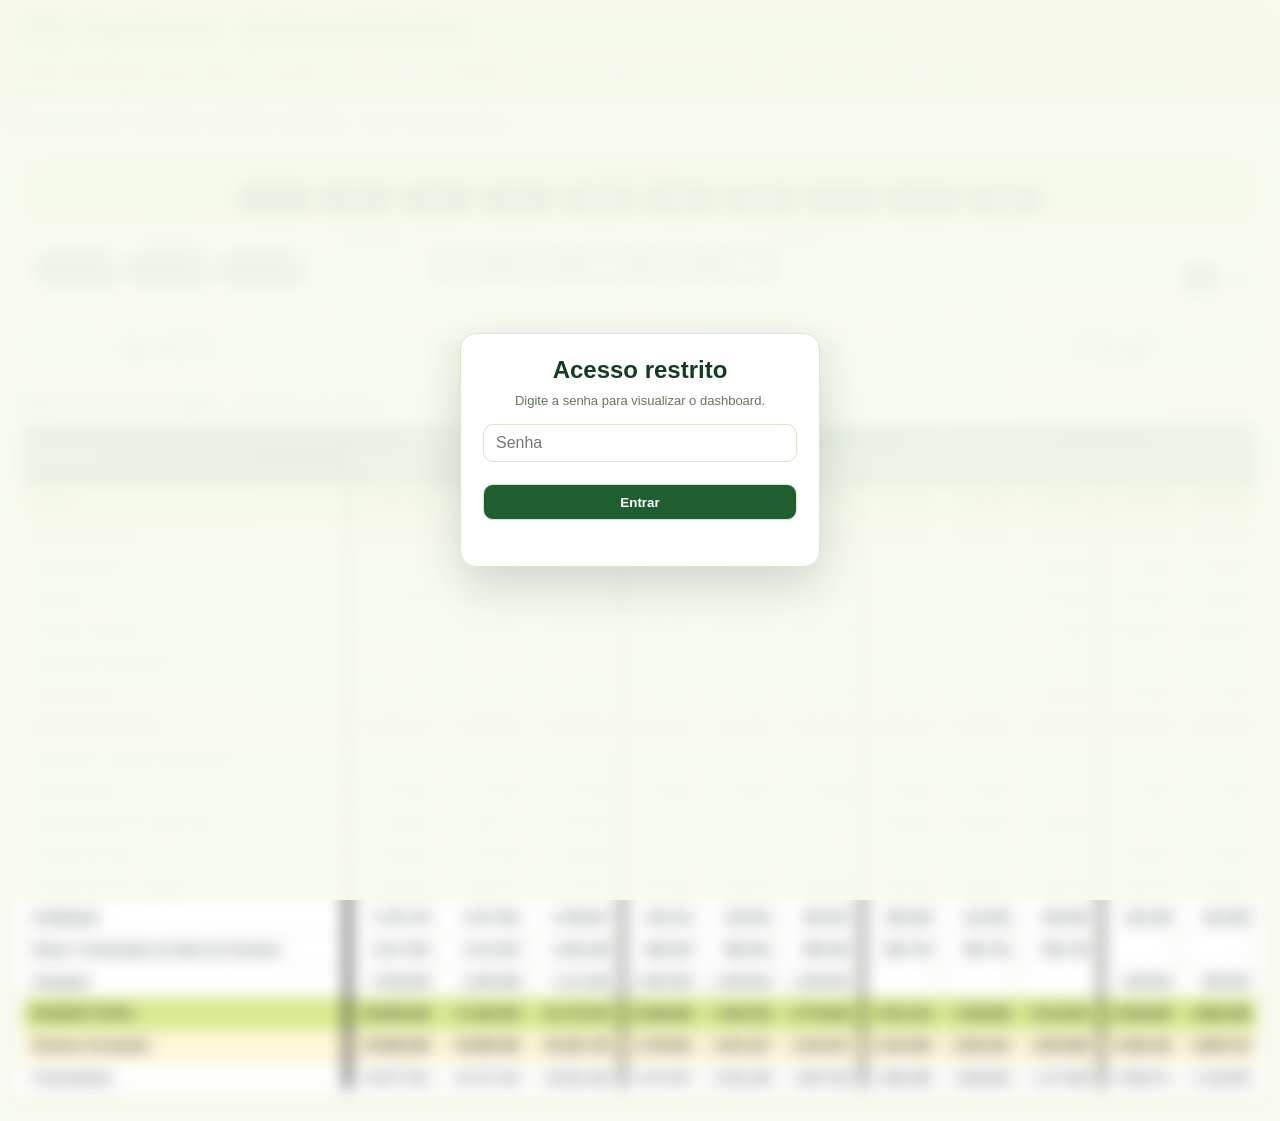
<file: index.html>
<!doctype html>
<html lang="pt-BR">
<head>
  <meta charset="utf-8">
  <meta name="viewport" content="width=device-width, initial-scale=1">
  <title>ABX | RI Estático</title>
  <link rel="stylesheet" href="styles/app.css?v=dre-release1">
</head>
<body class="locked">
  <div class="auth-screen" id="authScreen"><div class="auth-card"><h2>Acesso restrito</h2><p>Digite a senha para visualizar o dashboard.</p><input id="passwordInput" type="password" placeholder="Senha" aria-label="Senha de acesso" onkeydown="if(event.key==='Enter') unlock()"><button type="button" onclick="unlock()">Entrar</button><div class="error" id="passwordError" role="alert"></div></div></div>
  <header class="hero"><div class="hero-main"><div><h1>ABX / Água Branca — Dashboard RI Estático</h1><p>BP, DRE, DFC, DRU, Receita Gerencial U006, PIS/COFINS e Distribuição de Resultado.</p></div><button id="logoutBtn" class="logout-btn" type="button" onclick="logout()">Sair</button></div><div class="release-meta"><span>Dados: BP 30/06/2026 · demais módulos até Julho/2026 e 2T26</span><span>Atualização: 14/09/2026</span><span>Responsável: Wagner Albuquerque Paixão</span><span>Versão: RI ABX v2026.09.14 — auditada</span></div></header>
  <main class="wrap">
    <section class="panel active-context" id="activeContext" aria-live="polite">Visualizando: carregando...</section>
    <section class="panel toolbar">
      <div class="field"><label>Relatório</label><div class="report-buttons"><button id="btn-BP" type="button" onclick="setReport('BP')">BP</button><button id="btn-DRE" type="button" onclick="setReport('DRE')">DRE</button><button id="btn-DFC" type="button" onclick="setReport('DFC')">DFC</button><button id="btn-DRU" type="button" onclick="setReport('DRU')">DRU</button><button id="btn-U006" type="button" onclick="setReport('U006')">Campo<br>Grande</button><button id="btn-PISCOFINS" type="button" onclick="setReport('PISCOFINS')">PIS/<br>COFINS</button><button id="btn-PL" type="button" onclick="setReport('PL')">Patrim.<br>Líquido</button><button id="btn-RESUMO" type="button" onclick="setReport('RESUMO')">Resumo</button><button id="btn-DISTRIB" type="button" onclick="setReport('DISTRIB')">Lucros</button><button id="btn-ORG" type="button" onclick="setReport('ORG')">Organo<br>grama</button></div></div>
      <div class="field matrix-only"><label>Períodos</label><div class="periods" id="periodSelectors"></div></div>
      <div class="field matrix-only view-field"><label>Visualização</label><select id="modeSelect" onchange="setViewMode(this.value)"><option value="sideTotal">+ Total</option><option value="side">Só blocos</option><option value="total">Só total</option><option value="summary">Sintético</option></select></div>
      <div class="field company-field matrix-only"><span class="selector-title" id="selectorTitle">Empresas</span><div class="companies" id="companySelectors"></div></div>
      <div class="field summary-only matrix-only hidden"><label>Visão</label><div class="summary-view-buttons"><button id="summaryAllBtn" type="button" onclick="setSummaryMetric('all')">Tudo</button><button id="summaryPisBtn" type="button" onclick="setSummaryMetric('piscofins')">PIS</button><button id="summaryLucrosBtn" type="button" onclick="setSummaryMetric('lucros')">Lucros</button><button id="summaryPartBtn" type="button" onclick="toggleSummaryParticipations()">Particip.</button></div></div>
      <div class="actions matrix-only"><button id="allBtn" type="button" onclick="setAll(true)">ABX</button><button type="button" onclick="setAll(false)">Limpar</button></div>
    </section>
    <section class="cards" id="cards"></section>
    <div id="tables"><section class="panel table-panel">Carregando...</section></div>
  </main>
<script src="src/state.js?v=clean3" defer></script>
<script src="src/utils.js?v=clean3" defer></script>
<script src="src/auth.js?v=governanca1" defer></script>
<script src="src/participacoes.js?v=clean3" defer></script>
<script src="src/report-helpers.js?v=clean3" defer></script>
<script src="src/selection.js?v=dfc-preliminar1" defer></script>
<script src="src/selectors.js?v=clean3" defer></script>
<script src="src/cards.js?v=dfc-sem-resumo1" defer></script>
<script src="src/matrix.js?v=dfc-sem-nota1" defer></script>
<script src="src/lucros.js?v=clean3" defer></script>
<script src="src/resumo.js?v=pl-clean1" defer></script>
<script src="src/sheet.js?v=clean3" defer></script>
<script src="src/organograma.js?v=clean3" defer></script>
<script src="src/boot.js?v=clean3" defer></script>
</body>
</html>
</file>
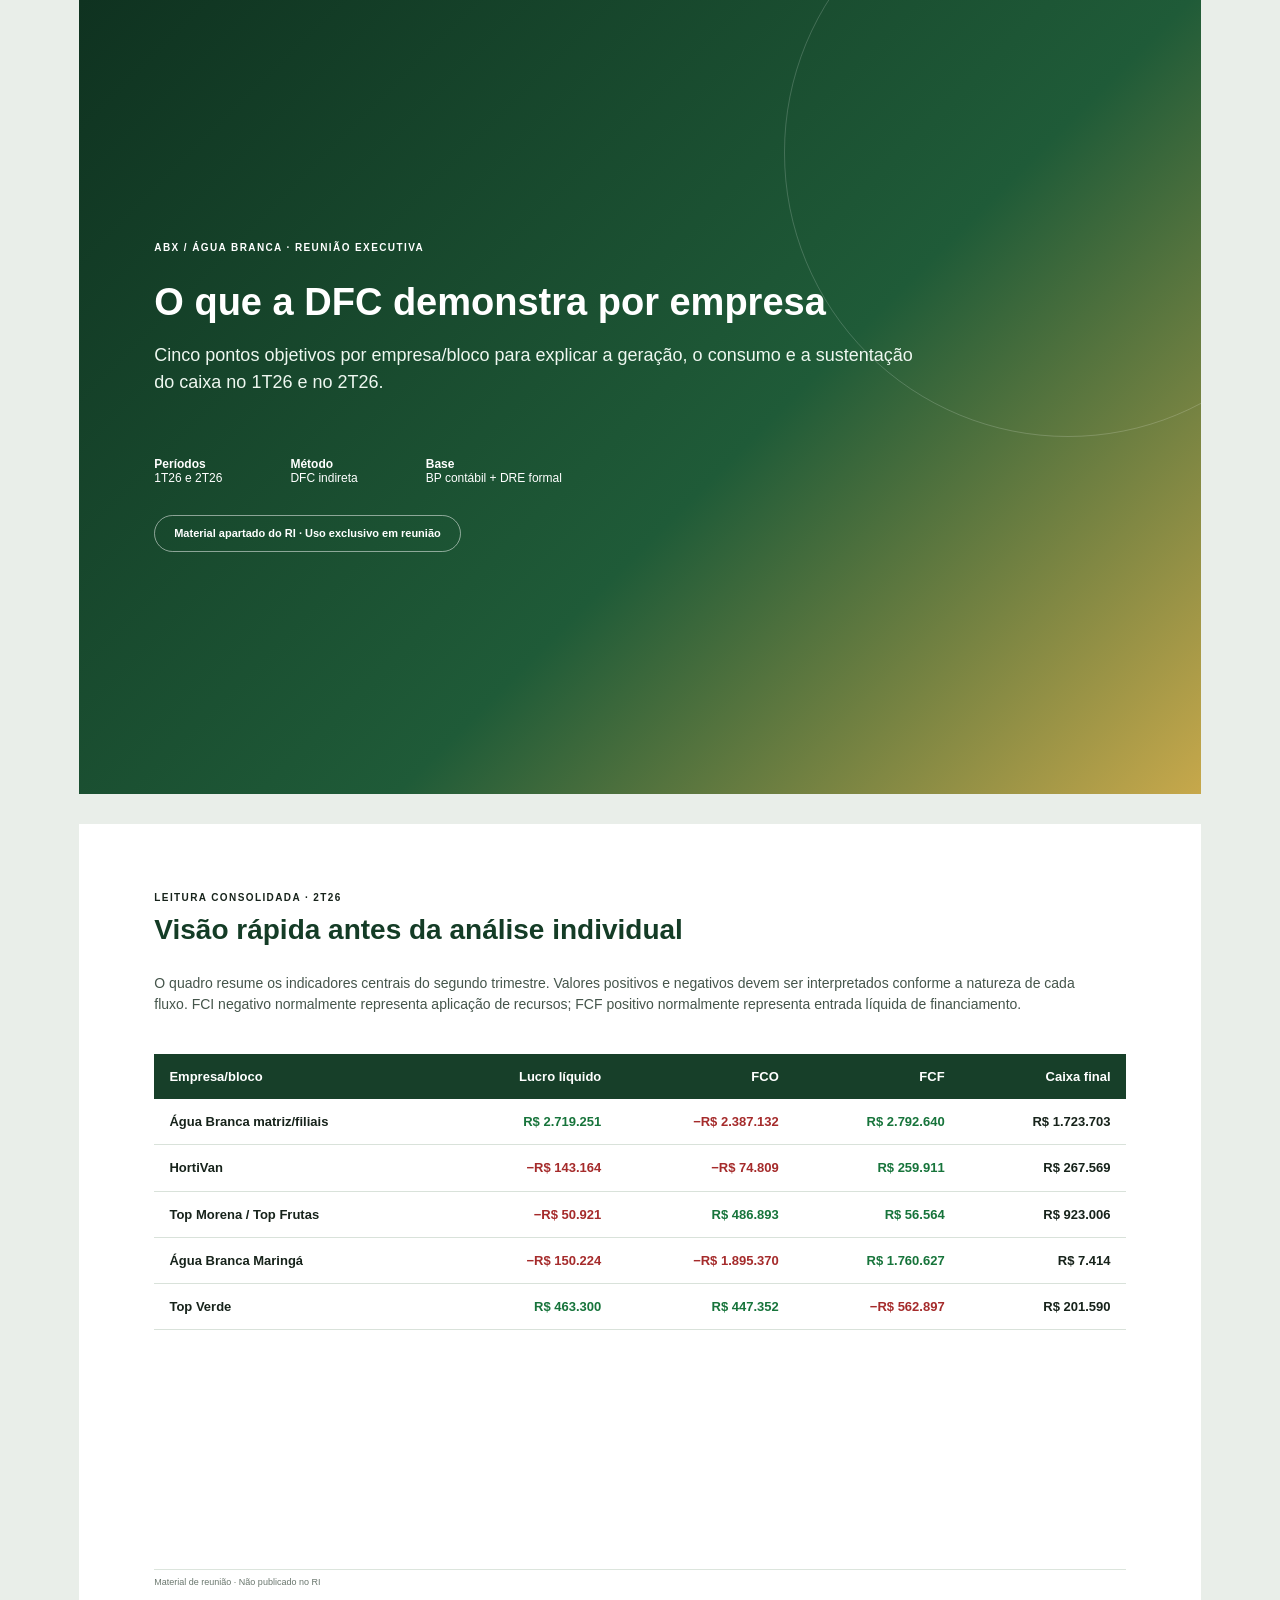
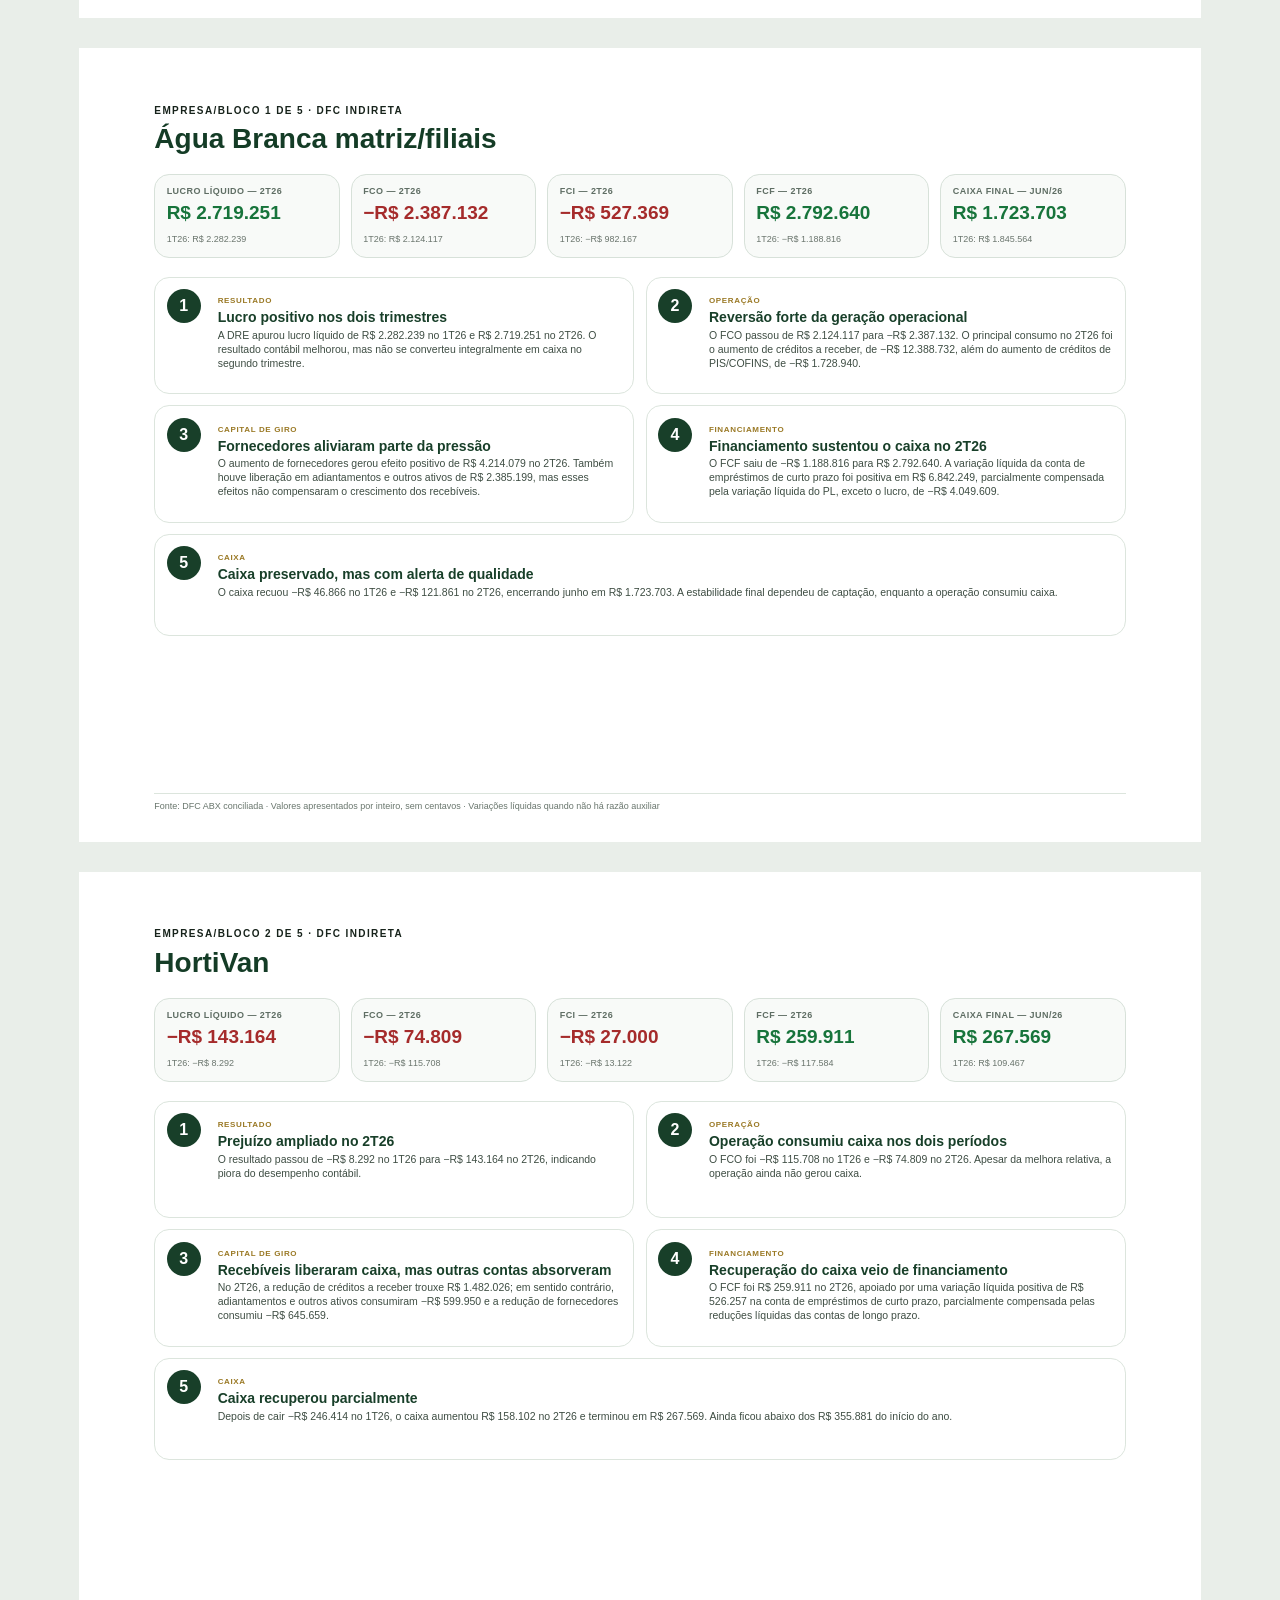
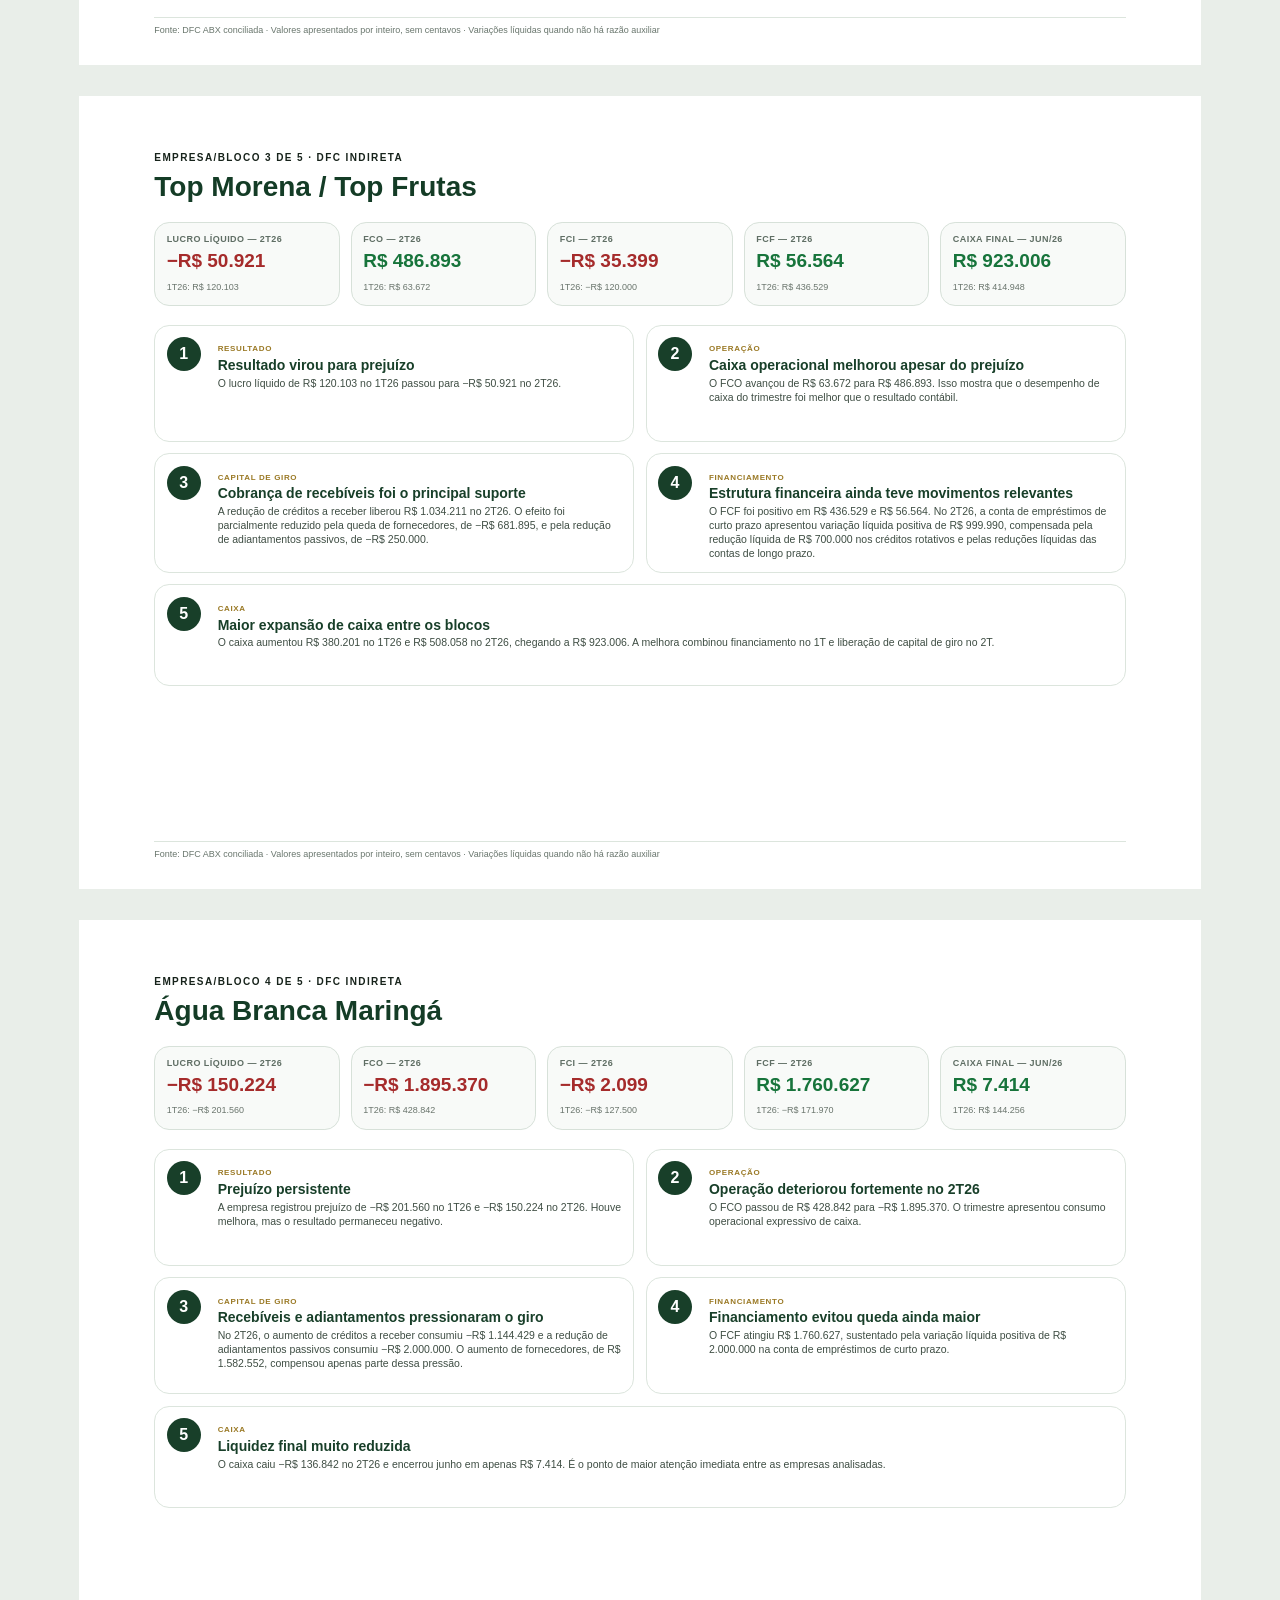
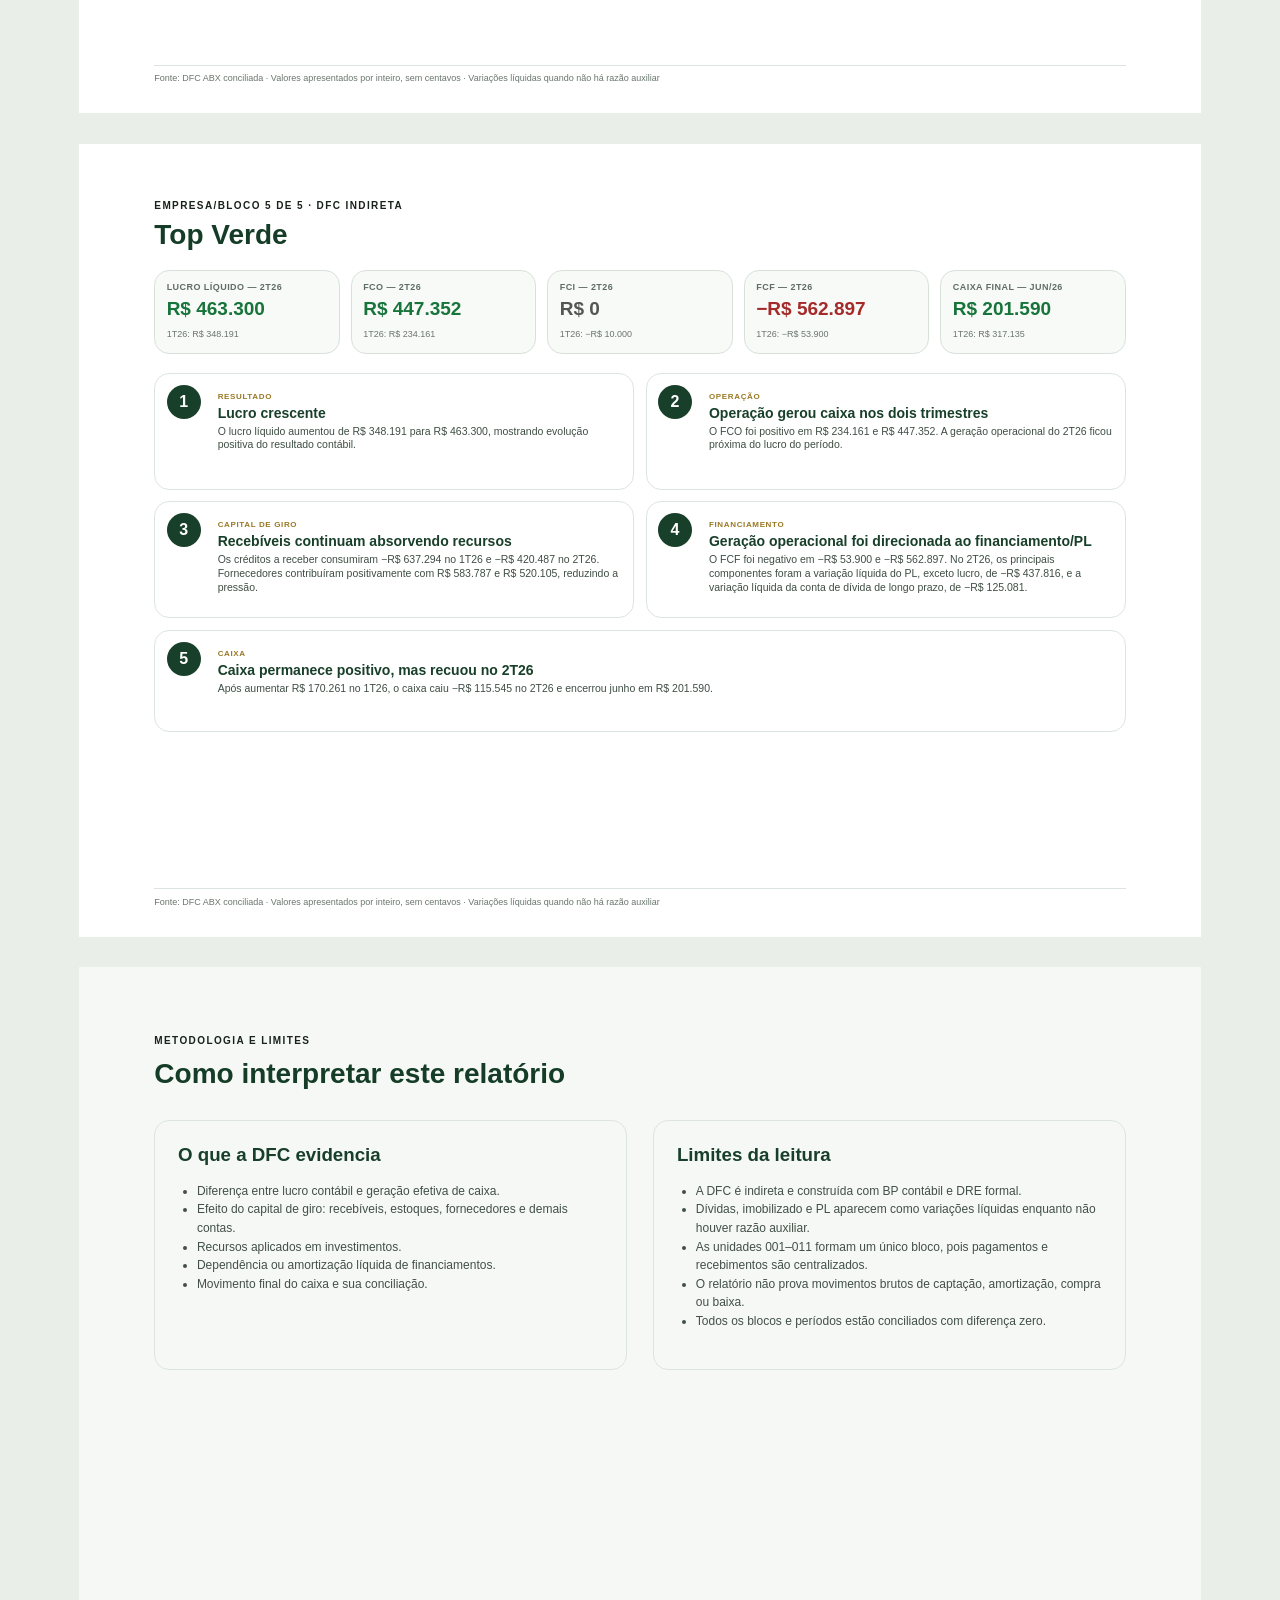
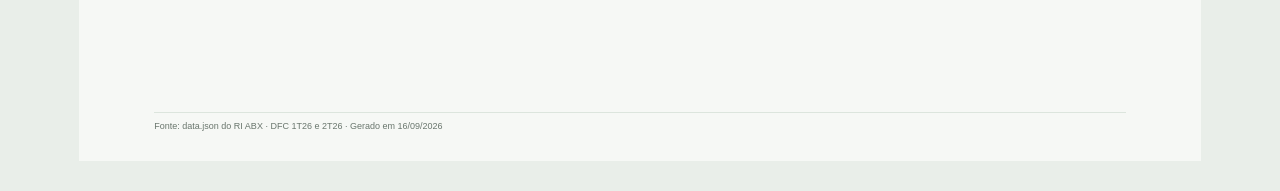
<file: apresentacao-dfc-1t-2t-2026/index.html>
<!doctype html><html lang="pt-BR"><head><meta charset="utf-8"><title>ABX — Relatório Executivo DFC</title><style>
@page{size:A4 landscape;margin:0}*{box-sizing:border-box}body{margin:0;background:#e9eee9;color:#17231b;font-family:Inter,Arial,sans-serif}.page{position:relative;width:297mm;min-height:210mm;margin:0 auto 8mm;background:#fff;padding:18mm 20mm;page-break-after:always;overflow:hidden}.company-page{height:210mm;min-height:210mm;padding-top:15mm;page-break-inside:avoid}.cover{background:linear-gradient(135deg,#0f3220,#1f5b38 58%,#c7a84b);color:#fff;display:flex;flex-direction:column;justify-content:center}.cover:after{content:"";position:absolute;width:150mm;height:150mm;border:1px solid rgba(255,255,255,.18);border-radius:50%;right:-40mm;top:-35mm}.kicker,.eyebrow{text-transform:uppercase;letter-spacing:.14em;font-size:10px;font-weight:800}.cover h1{font-size:38px;line-height:1.05;max-width:205mm;margin:8mm 0 5mm}.cover .lead{font-size:18px;max-width:205mm;line-height:1.5;color:#eef7f0}.cover .meta{margin-top:16mm;display:flex;gap:18mm;font-size:12px}.cover .notice{margin-top:8mm;width:max-content;padding:3mm 5mm;border:1px solid rgba(255,255,255,.5);border-radius:999px;font-size:11px;font-weight:700}.page h2{font-size:28px;color:#143c26;margin:3mm 0 7mm}.company-page h2{margin:2mm 0 5mm}.intro{font-size:14px;line-height:1.55;color:#45554b;max-width:245mm}.summary-table{width:100%;border-collapse:collapse;margin-top:10mm;font-size:13px}.summary-table th{background:#173f29;color:#fff;text-align:right;padding:4mm}.summary-table th:first-child,.summary-table td:first-child{text-align:left}.summary-table td{padding:4mm;border-bottom:1px solid #d9e2da;text-align:right;font-weight:650}.metrics{display:grid;grid-template-columns:repeat(5,1fr);gap:3mm;margin-bottom:5mm}.metric{border:1px solid #d7e1d9;border-radius:4mm;padding:3mm;background:#f8faf8}.metric span{display:block;font-size:9px;text-transform:uppercase;letter-spacing:.05em;color:#5f6e64;font-weight:800}.metric b{display:block;font-size:19px;margin:1.5mm 0 1mm}.metric small{color:#6a756d;font-size:9px}.pos{color:#17743b!important}.neg{color:#a52b2b!important}.neu{color:#555!important}.points{display:grid;grid-template-columns:1fr 1fr;gap:3mm}.point{display:grid;grid-template-columns:11mm 1fr;gap:2.5mm;border:1px solid #dce5dd;border-radius:4mm;padding:3mm;min-height:31mm;background:#fff}.point:nth-child(5){grid-column:1/-1;min-height:27mm}.num{width:9mm;height:9mm;border-radius:50%;display:flex;align-items:center;justify-content:center;background:#183f29;color:#fff;font-weight:900}.tag{font-size:8px;text-transform:uppercase;letter-spacing:.08em;color:#9a7925;font-weight:900}.point h3{font-size:14px;margin:.5mm 0 1mm;color:#183f29}.point p{font-size:10.5px;line-height:1.32;margin:0;color:#3e4d43}.method-grid{display:grid;grid-template-columns:1fr 1fr;gap:7mm;margin-top:8mm}.box{border:1px solid #dce5dd;border-radius:4mm;padding:6mm}.box h3{margin:0 0 3mm;color:#173f29}.box p,.box li{font-size:12px;line-height:1.55;color:#425047}.box ul{padding-left:5mm}footer{position:absolute;left:20mm;right:20mm;bottom:8mm;border-top:1px solid #dce5dd;padding-top:2mm;font-size:9px;color:#69766d}.closing{background:#f6f8f5}.questions{display:grid;grid-template-columns:repeat(3,1fr);gap:5mm;margin-top:9mm}.question{border-left:4px solid #b5963e;background:#fff;padding:6mm;border-radius:0 3mm 3mm 0;box-shadow:0 2mm 8mm rgba(20,45,30,.06)}.question b{display:block;color:#173f29;margin-bottom:2mm}.question span{font-size:12px;line-height:1.4;color:#526057}@media print{body{background:#fff}.page{margin:0}}
</style></head><body>
<section class="page cover"><div class="kicker">ABX / Água Branca · Reunião executiva</div><h1>O que a DFC demonstra por empresa</h1><div class="lead">Cinco pontos objetivos por empresa/bloco para explicar a geração, o consumo e a sustentação do caixa no 1T26 e no 2T26.</div><div class="meta"><div><b>Períodos</b><br>1T26 e 2T26</div><div><b>Método</b><br>DFC indireta</div><div><b>Base</b><br>BP contábil + DRE formal</div></div><div class="notice">Material apartado do RI · Uso exclusivo em reunião</div></section>
<section class="page"><div class="eyebrow">Leitura consolidada · 2T26</div><h2>Visão rápida antes da análise individual</h2><p class="intro">O quadro resume os indicadores centrais do segundo trimestre. Valores positivos e negativos devem ser interpretados conforme a natureza de cada fluxo. FCI negativo normalmente representa aplicação de recursos; FCF positivo normalmente representa entrada líquida de financiamento.</p><table class="summary-table"><thead><tr><th>Empresa/bloco</th><th>Lucro líquido</th><th>FCO</th><th>FCF</th><th>Caixa final</th></tr></thead><tbody><tr><td>Água Branca matriz/filiais</td><td class="pos">R$ 2.719.251</td><td class="neg">−R$ 2.387.132</td><td class="pos">R$ 2.792.640</td><td>R$ 1.723.703</td></tr><tr><td>HortiVan</td><td class="neg">−R$ 143.164</td><td class="neg">−R$ 74.809</td><td class="pos">R$ 259.911</td><td>R$ 267.569</td></tr><tr><td>Top Morena / Top Frutas</td><td class="neg">−R$ 50.921</td><td class="pos">R$ 486.893</td><td class="pos">R$ 56.564</td><td>R$ 923.006</td></tr><tr><td>Água Branca Maringá</td><td class="neg">−R$ 150.224</td><td class="neg">−R$ 1.895.370</td><td class="pos">R$ 1.760.627</td><td>R$ 7.414</td></tr><tr><td>Top Verde</td><td class="pos">R$ 463.300</td><td class="pos">R$ 447.352</td><td class="neg">−R$ 562.897</td><td>R$ 201.590</td></tr></tbody></table><footer>Material de reunião · Não publicado no RI</footer></section>

<section class="page company-page">
  <div class="eyebrow">Empresa/bloco 1 de 5 · DFC indireta</div>
  <h2>Água Branca matriz/filiais</h2>
  <div class="metrics">
    <div class="metric"><span>Lucro líquido — 2T26</span><b class="pos">R$ 2.719.251</b><small>1T26: R$ 2.282.239</small></div>
    <div class="metric"><span>FCO — 2T26</span><b class="neg">−R$ 2.387.132</b><small>1T26: R$ 2.124.117</small></div>
    <div class="metric"><span>FCI — 2T26</span><b class="neg">−R$ 527.369</b><small>1T26: −R$ 982.167</small></div>
    <div class="metric"><span>FCF — 2T26</span><b class="pos">R$ 2.792.640</b><small>1T26: −R$ 1.188.816</small></div>
    <div class="metric"><span>Caixa final — jun/26</span><b class="pos">R$ 1.723.703</b><small>1T26: R$ 1.845.564</small></div>
  </div>
  <div class="points"><article class="point"><div class="num">1</div><div><span class="tag">Resultado</span><h3>Lucro positivo nos dois trimestres</h3><p>A DRE apurou lucro líquido de R$ 2.282.239 no 1T26 e R$ 2.719.251 no 2T26. O resultado contábil melhorou, mas não se converteu integralmente em caixa no segundo trimestre.</p></div></article><article class="point"><div class="num">2</div><div><span class="tag">Operação</span><h3>Reversão forte da geração operacional</h3><p>O FCO passou de R$ 2.124.117 para −R$ 2.387.132. O principal consumo no 2T26 foi o aumento de créditos a receber, de −R$ 12.388.732, além do aumento de créditos de PIS/COFINS, de −R$ 1.728.940.</p></div></article><article class="point"><div class="num">3</div><div><span class="tag">Capital de giro</span><h3>Fornecedores aliviaram parte da pressão</h3><p>O aumento de fornecedores gerou efeito positivo de R$ 4.214.079 no 2T26. Também houve liberação em adiantamentos e outros ativos de R$ 2.385.199, mas esses efeitos não compensaram o crescimento dos recebíveis.</p></div></article><article class="point"><div class="num">4</div><div><span class="tag">Financiamento</span><h3>Financiamento sustentou o caixa no 2T26</h3><p>O FCF saiu de −R$ 1.188.816 para R$ 2.792.640. A variação líquida da conta de empréstimos de curto prazo foi positiva em R$ 6.842.249, parcialmente compensada pela variação líquida do PL, exceto o lucro, de −R$ 4.049.609.</p></div></article><article class="point"><div class="num">5</div><div><span class="tag">Caixa</span><h3>Caixa preservado, mas com alerta de qualidade</h3><p>O caixa recuou −R$ 46.866 no 1T26 e −R$ 121.861 no 2T26, encerrando junho em R$ 1.723.703. A estabilidade final dependeu de captação, enquanto a operação consumiu caixa.</p></div></article></div>
  <footer>Fonte: DFC ABX conciliada · Valores apresentados por inteiro, sem centavos · Variações líquidas quando não há razão auxiliar</footer>
</section>
<section class="page company-page">
  <div class="eyebrow">Empresa/bloco 2 de 5 · DFC indireta</div>
  <h2>HortiVan</h2>
  <div class="metrics">
    <div class="metric"><span>Lucro líquido — 2T26</span><b class="neg">−R$ 143.164</b><small>1T26: −R$ 8.292</small></div>
    <div class="metric"><span>FCO — 2T26</span><b class="neg">−R$ 74.809</b><small>1T26: −R$ 115.708</small></div>
    <div class="metric"><span>FCI — 2T26</span><b class="neg">−R$ 27.000</b><small>1T26: −R$ 13.122</small></div>
    <div class="metric"><span>FCF — 2T26</span><b class="pos">R$ 259.911</b><small>1T26: −R$ 117.584</small></div>
    <div class="metric"><span>Caixa final — jun/26</span><b class="pos">R$ 267.569</b><small>1T26: R$ 109.467</small></div>
  </div>
  <div class="points"><article class="point"><div class="num">1</div><div><span class="tag">Resultado</span><h3>Prejuízo ampliado no 2T26</h3><p>O resultado passou de −R$ 8.292 no 1T26 para −R$ 143.164 no 2T26, indicando piora do desempenho contábil.</p></div></article><article class="point"><div class="num">2</div><div><span class="tag">Operação</span><h3>Operação consumiu caixa nos dois períodos</h3><p>O FCO foi −R$ 115.708 no 1T26 e −R$ 74.809 no 2T26. Apesar da melhora relativa, a operação ainda não gerou caixa.</p></div></article><article class="point"><div class="num">3</div><div><span class="tag">Capital de giro</span><h3>Recebíveis liberaram caixa, mas outras contas absorveram</h3><p>No 2T26, a redução de créditos a receber trouxe R$ 1.482.026; em sentido contrário, adiantamentos e outros ativos consumiram −R$ 599.950 e a redução de fornecedores consumiu −R$ 645.659.</p></div></article><article class="point"><div class="num">4</div><div><span class="tag">Financiamento</span><h3>Recuperação do caixa veio de financiamento</h3><p>O FCF foi R$ 259.911 no 2T26, apoiado por uma variação líquida positiva de R$ 526.257 na conta de empréstimos de curto prazo, parcialmente compensada pelas reduções líquidas das contas de longo prazo.</p></div></article><article class="point"><div class="num">5</div><div><span class="tag">Caixa</span><h3>Caixa recuperou parcialmente</h3><p>Depois de cair −R$ 246.414 no 1T26, o caixa aumentou R$ 158.102 no 2T26 e terminou em R$ 267.569. Ainda ficou abaixo dos R$ 355.881 do início do ano.</p></div></article></div>
  <footer>Fonte: DFC ABX conciliada · Valores apresentados por inteiro, sem centavos · Variações líquidas quando não há razão auxiliar</footer>
</section>
<section class="page company-page">
  <div class="eyebrow">Empresa/bloco 3 de 5 · DFC indireta</div>
  <h2>Top Morena / Top Frutas</h2>
  <div class="metrics">
    <div class="metric"><span>Lucro líquido — 2T26</span><b class="neg">−R$ 50.921</b><small>1T26: R$ 120.103</small></div>
    <div class="metric"><span>FCO — 2T26</span><b class="pos">R$ 486.893</b><small>1T26: R$ 63.672</small></div>
    <div class="metric"><span>FCI — 2T26</span><b class="neg">−R$ 35.399</b><small>1T26: −R$ 120.000</small></div>
    <div class="metric"><span>FCF — 2T26</span><b class="pos">R$ 56.564</b><small>1T26: R$ 436.529</small></div>
    <div class="metric"><span>Caixa final — jun/26</span><b class="pos">R$ 923.006</b><small>1T26: R$ 414.948</small></div>
  </div>
  <div class="points"><article class="point"><div class="num">1</div><div><span class="tag">Resultado</span><h3>Resultado virou para prejuízo</h3><p>O lucro líquido de R$ 120.103 no 1T26 passou para −R$ 50.921 no 2T26.</p></div></article><article class="point"><div class="num">2</div><div><span class="tag">Operação</span><h3>Caixa operacional melhorou apesar do prejuízo</h3><p>O FCO avançou de R$ 63.672 para R$ 486.893. Isso mostra que o desempenho de caixa do trimestre foi melhor que o resultado contábil.</p></div></article><article class="point"><div class="num">3</div><div><span class="tag">Capital de giro</span><h3>Cobrança de recebíveis foi o principal suporte</h3><p>A redução de créditos a receber liberou R$ 1.034.211 no 2T26. O efeito foi parcialmente reduzido pela queda de fornecedores, de −R$ 681.895, e pela redução de adiantamentos passivos, de −R$ 250.000.</p></div></article><article class="point"><div class="num">4</div><div><span class="tag">Financiamento</span><h3>Estrutura financeira ainda teve movimentos relevantes</h3><p>O FCF foi positivo em R$ 436.529 e R$ 56.564. No 2T26, a conta de empréstimos de curto prazo apresentou variação líquida positiva de R$ 999.990, compensada pela redução líquida de R$ 700.000 nos créditos rotativos e pelas reduções líquidas das contas de longo prazo.</p></div></article><article class="point"><div class="num">5</div><div><span class="tag">Caixa</span><h3>Maior expansão de caixa entre os blocos</h3><p>O caixa aumentou R$ 380.201 no 1T26 e R$ 508.058 no 2T26, chegando a R$ 923.006. A melhora combinou financiamento no 1T e liberação de capital de giro no 2T.</p></div></article></div>
  <footer>Fonte: DFC ABX conciliada · Valores apresentados por inteiro, sem centavos · Variações líquidas quando não há razão auxiliar</footer>
</section>
<section class="page company-page">
  <div class="eyebrow">Empresa/bloco 4 de 5 · DFC indireta</div>
  <h2>Água Branca Maringá</h2>
  <div class="metrics">
    <div class="metric"><span>Lucro líquido — 2T26</span><b class="neg">−R$ 150.224</b><small>1T26: −R$ 201.560</small></div>
    <div class="metric"><span>FCO — 2T26</span><b class="neg">−R$ 1.895.370</b><small>1T26: R$ 428.842</small></div>
    <div class="metric"><span>FCI — 2T26</span><b class="neg">−R$ 2.099</b><small>1T26: −R$ 127.500</small></div>
    <div class="metric"><span>FCF — 2T26</span><b class="pos">R$ 1.760.627</b><small>1T26: −R$ 171.970</small></div>
    <div class="metric"><span>Caixa final — jun/26</span><b class="pos">R$ 7.414</b><small>1T26: R$ 144.256</small></div>
  </div>
  <div class="points"><article class="point"><div class="num">1</div><div><span class="tag">Resultado</span><h3>Prejuízo persistente</h3><p>A empresa registrou prejuízo de −R$ 201.560 no 1T26 e −R$ 150.224 no 2T26. Houve melhora, mas o resultado permaneceu negativo.</p></div></article><article class="point"><div class="num">2</div><div><span class="tag">Operação</span><h3>Operação deteriorou fortemente no 2T26</h3><p>O FCO passou de R$ 428.842 para −R$ 1.895.370. O trimestre apresentou consumo operacional expressivo de caixa.</p></div></article><article class="point"><div class="num">3</div><div><span class="tag">Capital de giro</span><h3>Recebíveis e adiantamentos pressionaram o giro</h3><p>No 2T26, o aumento de créditos a receber consumiu −R$ 1.144.429 e a redução de adiantamentos passivos consumiu −R$ 2.000.000. O aumento de fornecedores, de R$ 1.582.552, compensou apenas parte dessa pressão.</p></div></article><article class="point"><div class="num">4</div><div><span class="tag">Financiamento</span><h3>Financiamento evitou queda ainda maior</h3><p>O FCF atingiu R$ 1.760.627, sustentado pela variação líquida positiva de R$ 2.000.000 na conta de empréstimos de curto prazo.</p></div></article><article class="point"><div class="num">5</div><div><span class="tag">Caixa</span><h3>Liquidez final muito reduzida</h3><p>O caixa caiu −R$ 136.842 no 2T26 e encerrou junho em apenas R$ 7.414. É o ponto de maior atenção imediata entre as empresas analisadas.</p></div></article></div>
  <footer>Fonte: DFC ABX conciliada · Valores apresentados por inteiro, sem centavos · Variações líquidas quando não há razão auxiliar</footer>
</section>
<section class="page company-page">
  <div class="eyebrow">Empresa/bloco 5 de 5 · DFC indireta</div>
  <h2>Top Verde</h2>
  <div class="metrics">
    <div class="metric"><span>Lucro líquido — 2T26</span><b class="pos">R$ 463.300</b><small>1T26: R$ 348.191</small></div>
    <div class="metric"><span>FCO — 2T26</span><b class="pos">R$ 447.352</b><small>1T26: R$ 234.161</small></div>
    <div class="metric"><span>FCI — 2T26</span><b class="neu">R$ 0</b><small>1T26: −R$ 10.000</small></div>
    <div class="metric"><span>FCF — 2T26</span><b class="neg">−R$ 562.897</b><small>1T26: −R$ 53.900</small></div>
    <div class="metric"><span>Caixa final — jun/26</span><b class="pos">R$ 201.590</b><small>1T26: R$ 317.135</small></div>
  </div>
  <div class="points"><article class="point"><div class="num">1</div><div><span class="tag">Resultado</span><h3>Lucro crescente</h3><p>O lucro líquido aumentou de R$ 348.191 para R$ 463.300, mostrando evolução positiva do resultado contábil.</p></div></article><article class="point"><div class="num">2</div><div><span class="tag">Operação</span><h3>Operação gerou caixa nos dois trimestres</h3><p>O FCO foi positivo em R$ 234.161 e R$ 447.352. A geração operacional do 2T26 ficou próxima do lucro do período.</p></div></article><article class="point"><div class="num">3</div><div><span class="tag">Capital de giro</span><h3>Recebíveis continuam absorvendo recursos</h3><p>Os créditos a receber consumiram −R$ 637.294 no 1T26 e −R$ 420.487 no 2T26. Fornecedores contribuíram positivamente com R$ 583.787 e R$ 520.105, reduzindo a pressão.</p></div></article><article class="point"><div class="num">4</div><div><span class="tag">Financiamento</span><h3>Geração operacional foi direcionada ao financiamento/PL</h3><p>O FCF foi negativo em −R$ 53.900 e −R$ 562.897. No 2T26, os principais componentes foram a variação líquida do PL, exceto lucro, de −R$ 437.816, e a variação líquida da conta de dívida de longo prazo, de −R$ 125.081.</p></div></article><article class="point"><div class="num">5</div><div><span class="tag">Caixa</span><h3>Caixa permanece positivo, mas recuou no 2T26</h3><p>Após aumentar R$ 170.261 no 1T26, o caixa caiu −R$ 115.545 no 2T26 e encerrou junho em R$ 201.590.</p></div></article></div>
  <footer>Fonte: DFC ABX conciliada · Valores apresentados por inteiro, sem centavos · Variações líquidas quando não há razão auxiliar</footer>
</section>
<section class="page closing"><div class="eyebrow">Metodologia e limites</div><h2>Como interpretar este relatório</h2><div class="method-grid"><div class="box"><h3>O que a DFC evidencia</h3><ul><li>Diferença entre lucro contábil e geração efetiva de caixa.</li><li>Efeito do capital de giro: recebíveis, estoques, fornecedores e demais contas.</li><li>Recursos aplicados em investimentos.</li><li>Dependência ou amortização líquida de financiamentos.</li><li>Movimento final do caixa e sua conciliação.</li></ul></div><div class="box"><h3>Limites da leitura</h3><ul><li>A DFC é indireta e construída com BP contábil e DRE formal.</li><li>Dívidas, imobilizado e PL aparecem como variações líquidas enquanto não houver razão auxiliar.</li><li>As unidades 001–011 formam um único bloco, pois pagamentos e recebimentos são centralizados.</li><li>O relatório não prova movimentos brutos de captação, amortização, compra ou baixa.</li><li>Todos os blocos e períodos estão conciliados com diferença zero.</li></ul></div></div><footer>Fonte: data.json do RI ABX · DFC 1T26 e 2T26 · Gerado em 16/09/2026</footer></section>
</body></html>
</file>
<file: styles/app.css>
@import url('./base.css?v=clean3');
@import url('./toolbar.css?v=clean3');
@import url('./cards.css?v=clean3');
@import url('./tables.css?v=dre1');
@import url('./piscofins.css?v=clean3');
@import url('./u006.css?v=clean3');
@import url('./lucros-org.css?v=clean3');
@import url('./layout-overrides.css?v=dre-release1');
@import url('./resumo.css?v=clean3');
@import url('./pl.css?v=clean3');
@import url('./responsive.css?v=clean3');
</file>
